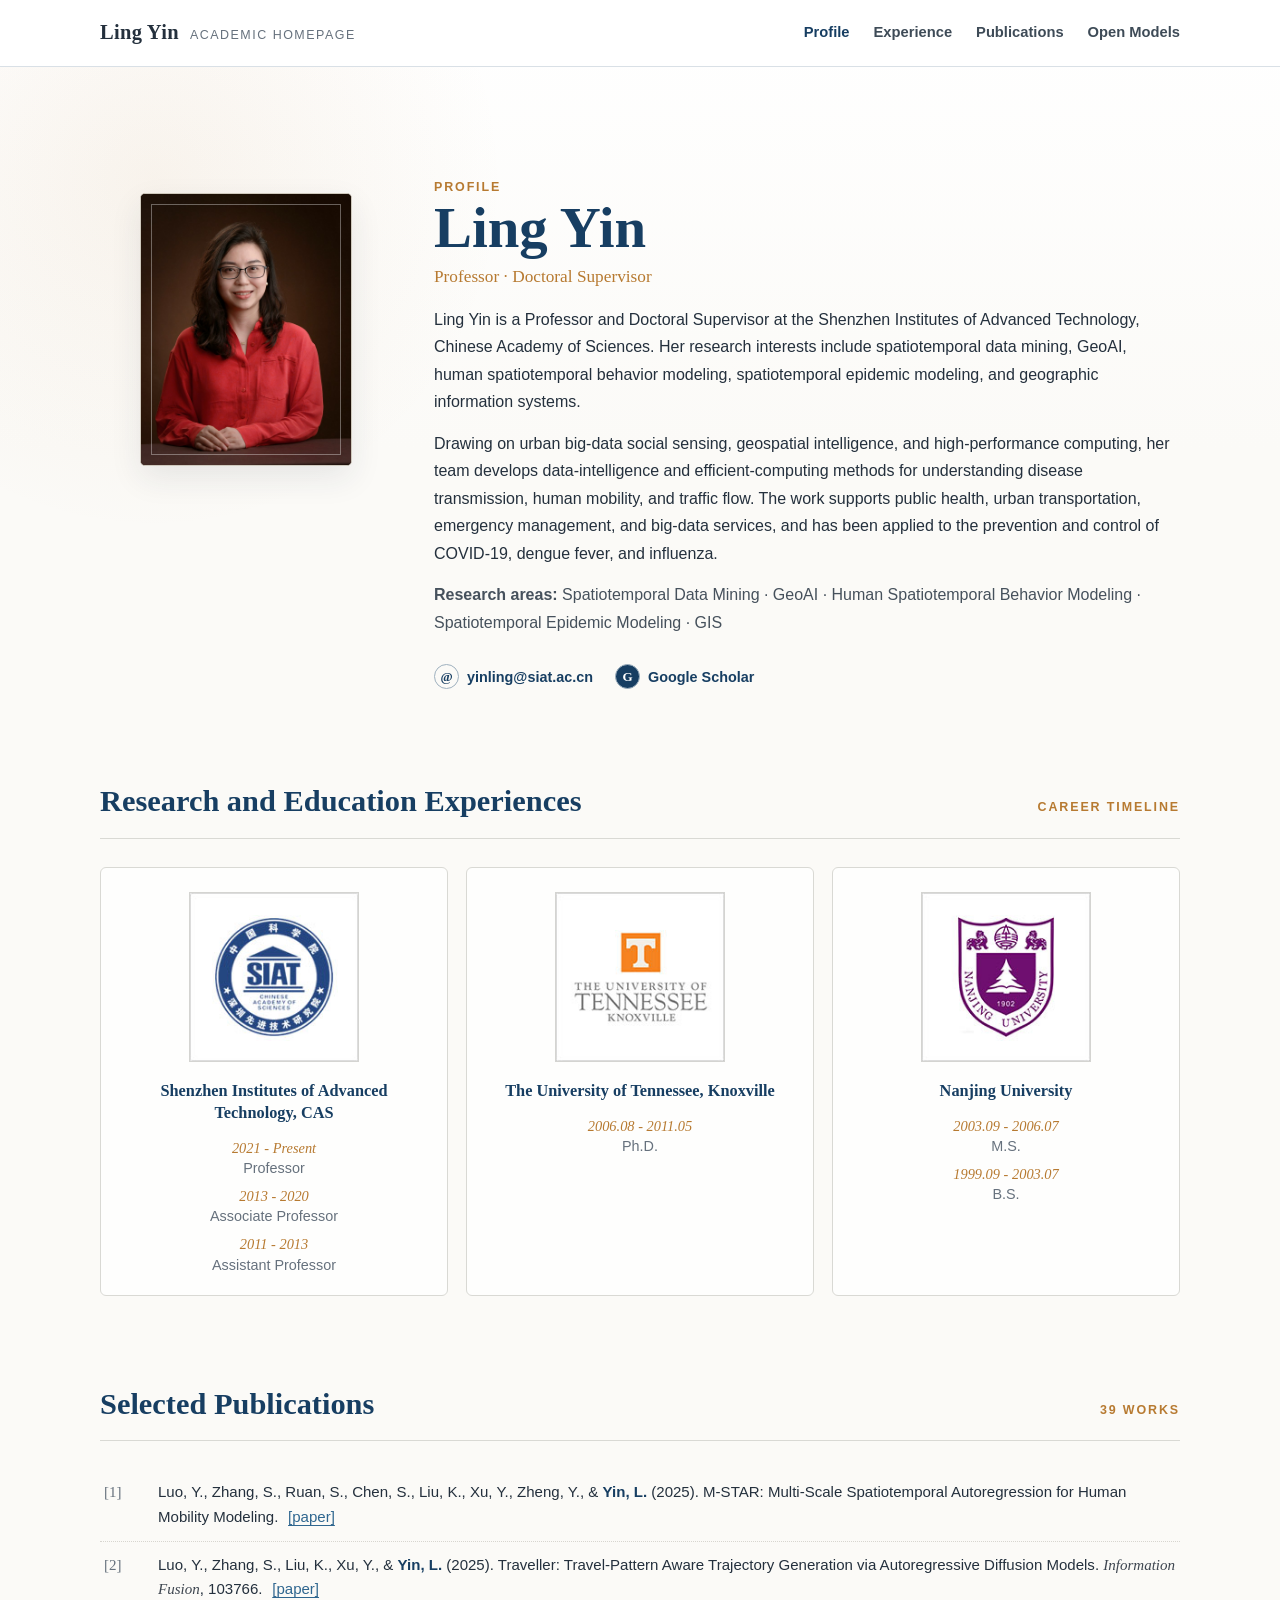
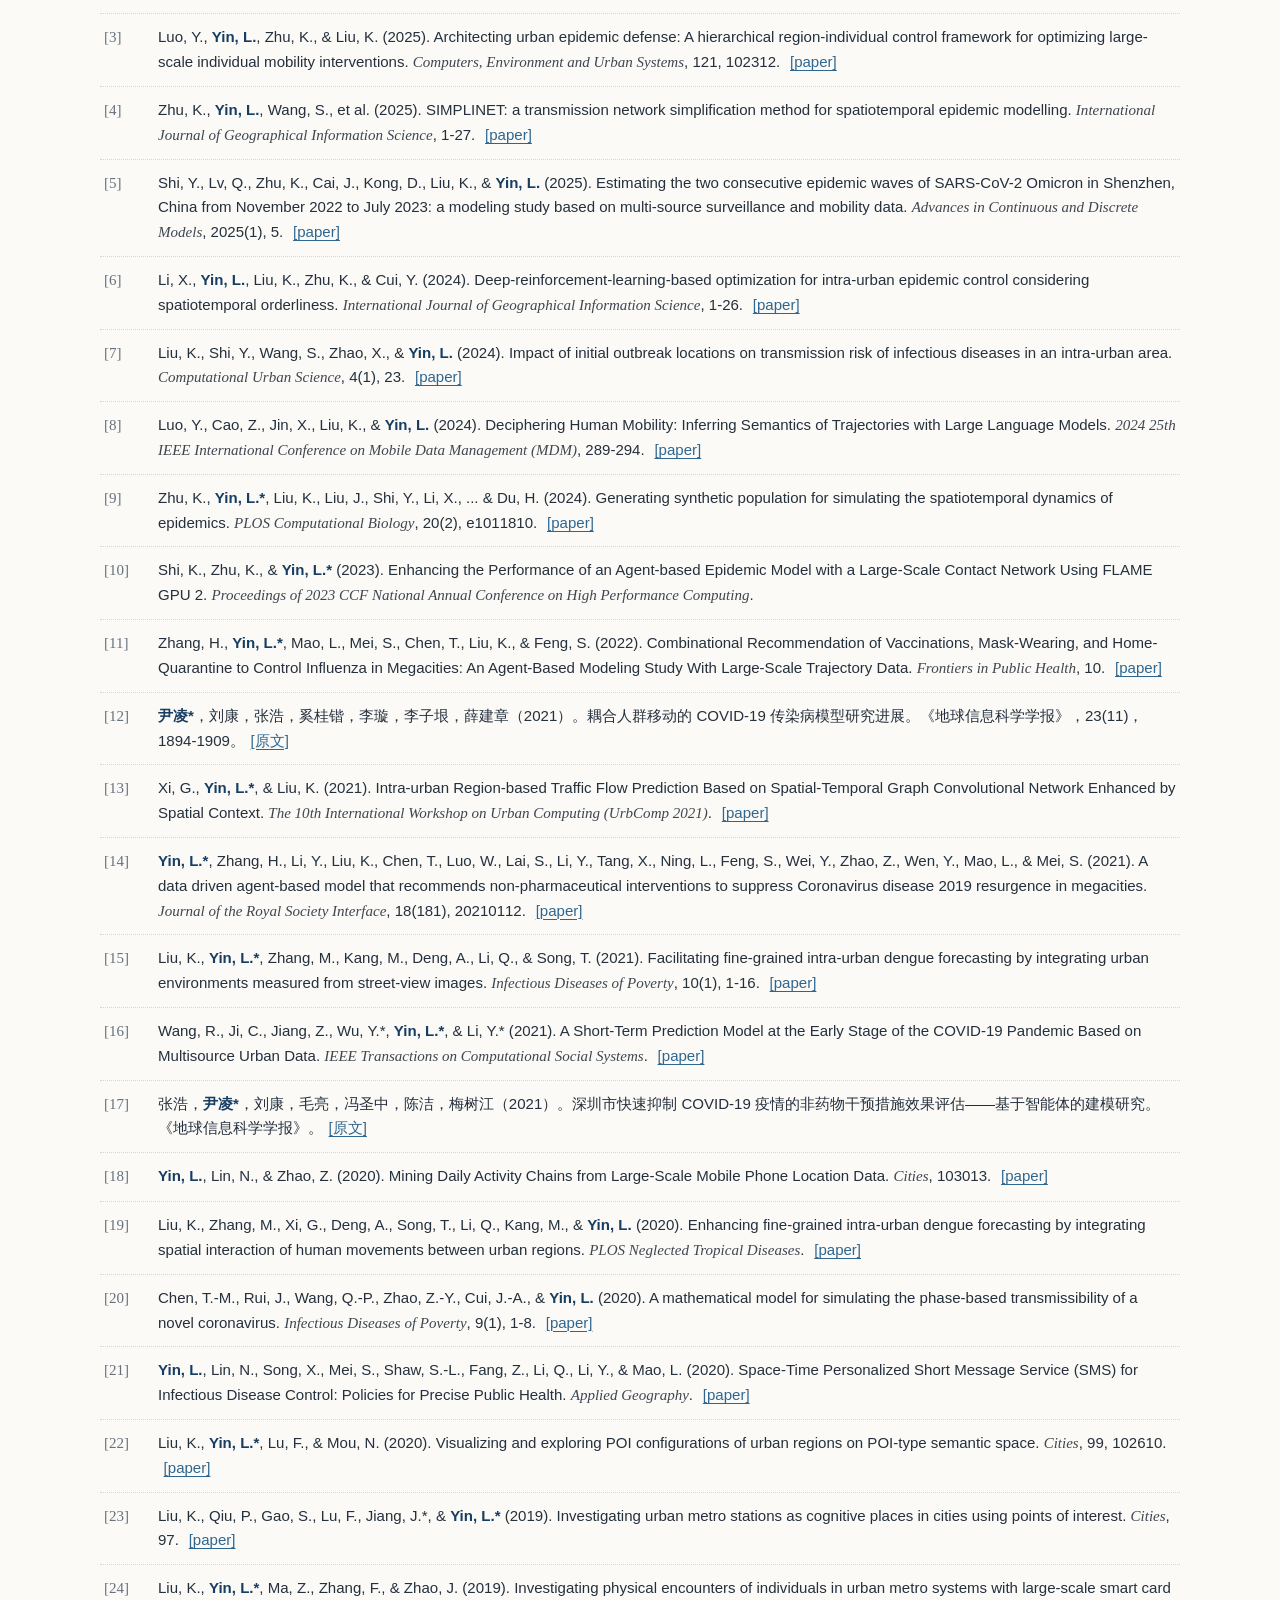
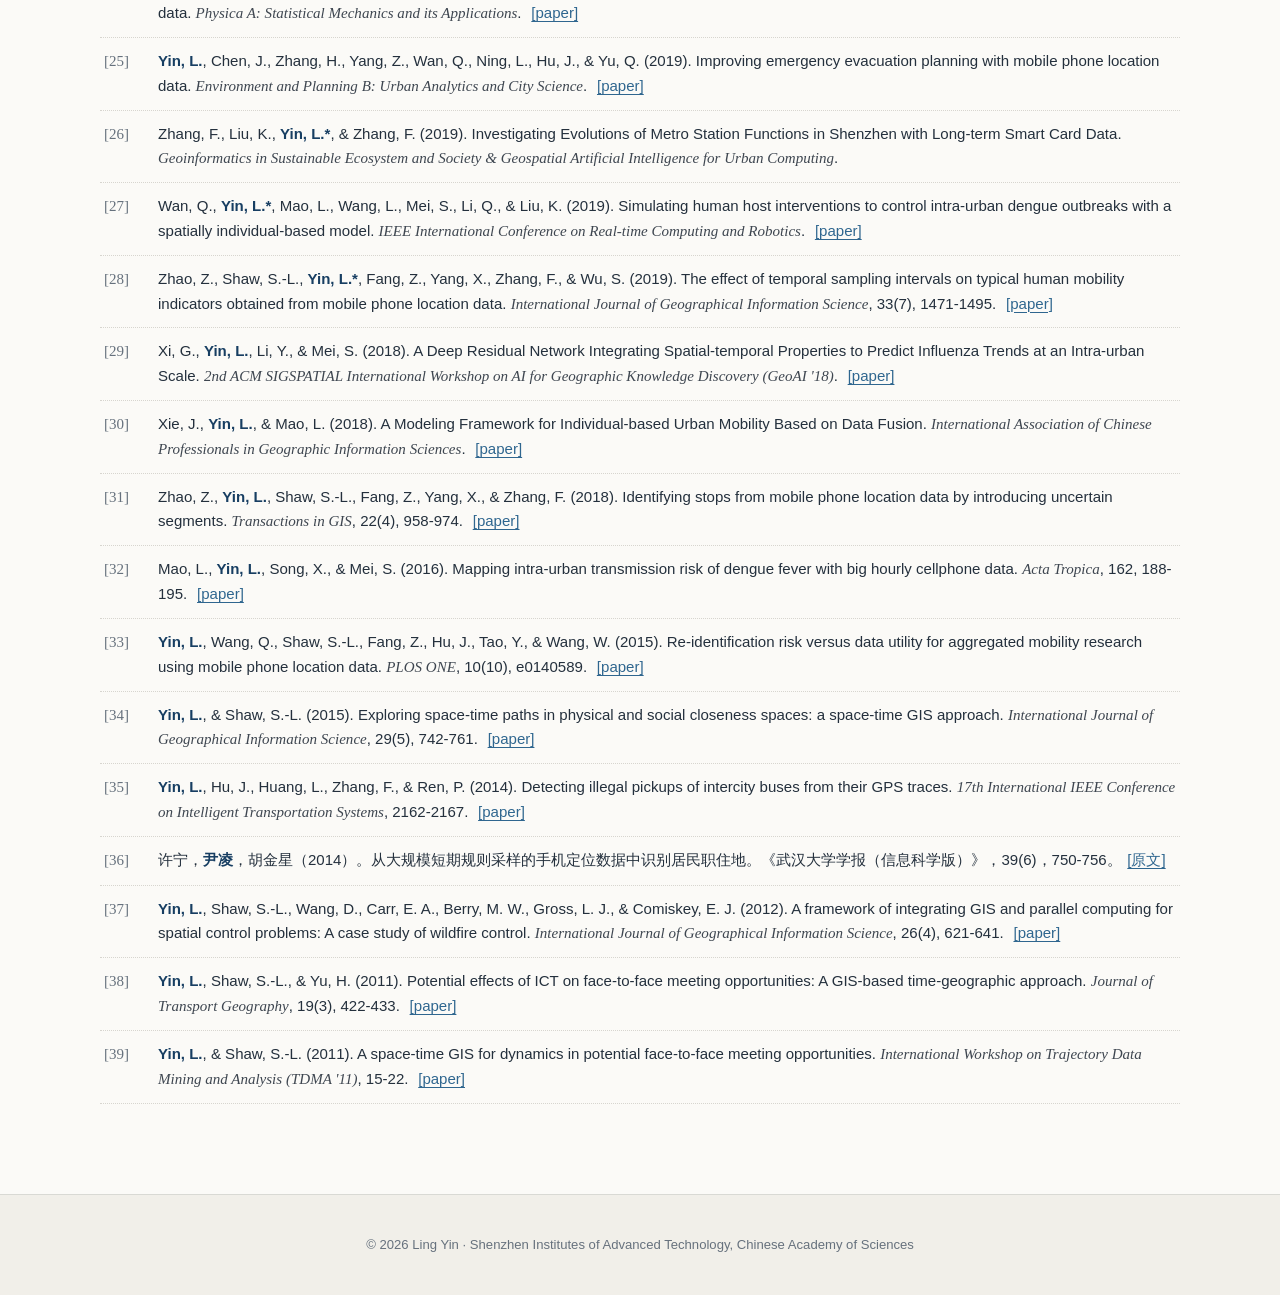
<file: index.html>
<!doctype html>
<html lang="en">
<head>
  <meta charset="utf-8">
  <meta name="viewport" content="width=device-width, initial-scale=1">
  <meta name="description" content="Academic homepage of Professor Ling Yin at the Shenzhen Institutes of Advanced Technology, Chinese Academy of Sciences.">
  <title>Ling Yin | Academic Homepage</title>
  <link rel="stylesheet" href="assets/css/style.css">
</head>
<body>
  <header class="site-header">
    <nav class="nav-shell" aria-label="Primary navigation">
      <a class="brand" href="index.html">Ling Yin <span>Academic Homepage</span></a>
      <button class="nav-toggle" type="button" aria-label="Toggle navigation" aria-expanded="false"><span></span></button>
      <div class="nav-links">
        <a href="#profile" aria-current="page">Profile</a>
        <a href="#experience">Experience</a>
        <a href="#publications">Publications</a>
        <a href="models.html">Open Models</a>
      </div>
    </nav>
  </header>

  <main class="page-shell">
    <section class="section" id="profile" aria-labelledby="profile-title">
      <div class="profile-card">
        <figure class="portrait-frame">
          <img src="assets/images/profile/ling-yin-web.jpg" alt="Portrait of Professor Ling Yin" decoding="async" fetchpriority="high">
        </figure>
        <div class="profile-copy">
          <div class="section-kicker">Profile</div>
          <h1 id="profile-title">Ling Yin</h1>
          <p class="profile-role">Professor · Doctoral Supervisor</p>
          <p>Ling Yin is a Professor and Doctoral Supervisor at the Shenzhen Institutes of Advanced Technology, Chinese Academy of Sciences. Her research interests include spatiotemporal data mining, GeoAI, human spatiotemporal behavior modeling, spatiotemporal epidemic modeling, and geographic information systems.</p>
          <p>Drawing on urban big-data social sensing, geospatial intelligence, and high-performance computing, her team develops data-intelligence and efficient-computing methods for understanding disease transmission, human mobility, and traffic flow. The work supports public health, urban transportation, emergency management, and big-data services, and has been applied to the prevention and control of COVID-19, dengue fever, and influenza.</p>
          <p class="research-line"><strong>Research areas:</strong> Spatiotemporal Data Mining · GeoAI · Human Spatiotemporal Behavior Modeling · Spatiotemporal Epidemic Modeling · GIS</p>
          <div class="profile-links">
            <a href="mailto:yinling@siat.ac.cn" aria-label="Email Ling Yin"><span class="profile-link-icon" aria-hidden="true">@</span>yinling@siat.ac.cn</a>
            <a href="https://scholar.google.com/citations?user=5JIXSIkAAAAJ&amp;hl=zh-CN&amp;oi=ao" target="_blank" rel="noopener noreferrer"><span class="profile-link-icon scholar-icon" aria-hidden="true">G</span>Google Scholar</a>
          </div>
        </div>
      </div>
    </section>

    <section class="section" id="experience" aria-labelledby="experience-title">
      <div class="section-heading">
        <h2 id="experience-title">Research and Education Experiences</h2>
        <span class="section-kicker">Career Timeline</span>
      </div>
      <div class="experience-grid">
        <article class="experience-card">
          <img class="institution-logo" src="assets/images/badges/siat.jpg" alt="Logo of the Shenzhen Institutes of Advanced Technology">
          <h3>Shenzhen Institutes of Advanced Technology, CAS</h3>
          <div class="experience-lines">
            <p><time datetime="2021">2021 - Present</time><span>Professor</span></p>
            <p><time datetime="2013/2020">2013 - 2020</time><span>Associate Professor</span></p>
            <p><time datetime="2011/2013">2011 - 2013</time><span>Assistant Professor</span></p>
          </div>
        </article>
        <article class="experience-card">
          <img class="institution-logo" src="assets/images/badges/utk.jpg" alt="Logo of the University of Tennessee, Knoxville">
          <h3>The University of Tennessee, Knoxville</h3>
          <div class="experience-lines">
            <p><time datetime="2006-08/2011-05">2006.08 - 2011.05</time><span>Ph.D.</span></p>
          </div>
        </article>
        <article class="experience-card">
          <img class="institution-logo" src="assets/images/badges/nju.jpg" alt="Logo of Nanjing University">
          <h3>Nanjing University</h3>
          <div class="experience-lines">
            <p><time datetime="2003-09/2006-07">2003.09 - 2006.07</time><span>M.S.</span></p>
            <p><time datetime="1999-09/2003-07">1999.09 - 2003.07</time><span>B.S.</span></p>
          </div>
        </article>
      </div>
    </section>

    <section class="section" id="publications" aria-labelledby="publications-title">
      <div class="section-heading">
        <h2 id="publications-title">Selected Publications</h2>
        <span class="section-kicker">39 Works</span>
      </div>
      <ol class="publication-list">
        <li><span class="pub-number">[1]</span><p>Luo, Y., Zhang, S., Ruan, S., Chen, S., Liu, K., Xu, Y., Zheng, Y., &amp; <strong class="me">Yin, L.</strong> (2025). M-STAR: Multi-Scale Spatiotemporal Autoregression for Human Mobility Modeling. <a class="paper-link" href="https://arxiv.org/abs/2512.07314" target="_blank" rel="noopener noreferrer">[paper]</a></p></li>
        <li><span class="pub-number">[2]</span><p>Luo, Y., Zhang, S., Liu, K., Xu, Y., &amp; <strong class="me">Yin, L.</strong> (2025). Traveller: Travel-Pattern Aware Trajectory Generation via Autoregressive Diffusion Models. <em>Information Fusion</em>, 103766. <a class="paper-link" href="https://www.sciencedirect.com/science/article/pii/S1566253525008280" target="_blank" rel="noopener noreferrer">[paper]</a></p></li>
        <li><span class="pub-number">[3]</span><p>Luo, Y., <strong class="me">Yin, L.</strong>, Zhu, K., &amp; Liu, K. (2025). Architecting urban epidemic defense: A hierarchical region-individual control framework for optimizing large-scale individual mobility interventions. <em>Computers, Environment and Urban Systems</em>, 121, 102312. <a class="paper-link" href="https://arxiv.org/html/2510.24802v1" target="_blank" rel="noopener noreferrer">[paper]</a></p></li>
        <li><span class="pub-number">[4]</span><p>Zhu, K., <strong class="me">Yin, L.</strong>, Wang, S., et al. (2025). SIMPLINET: a transmission network simplification method for spatiotemporal epidemic modelling. <em>International Journal of Geographical Information Science</em>, 1-27. <a class="paper-link" href="https://www.tandfonline.com/doi/full/10.1080/13658816.2025.2472195" target="_blank" rel="noopener noreferrer">[paper]</a></p></li>
        <li><span class="pub-number">[5]</span><p>Shi, Y., Lv, Q., Zhu, K., Cai, J., Kong, D., Liu, K., &amp; <strong class="me">Yin, L.</strong> (2025). Estimating the two consecutive epidemic waves of SARS-CoV-2 Omicron in Shenzhen, China from November 2022 to July 2023: a modeling study based on multi-source surveillance and mobility data. <em>Advances in Continuous and Discrete Models</em>, 2025(1), 5. <a class="paper-link" href="https://link.springer.com/article/10.1186/s13662-024-03860-1" target="_blank" rel="noopener noreferrer">[paper]</a></p></li>
        <li><span class="pub-number">[6]</span><p>Li, X., <strong class="me">Yin, L.</strong>, Liu, K., Zhu, K., &amp; Cui, Y. (2024). Deep-reinforcement-learning-based optimization for intra-urban epidemic control considering spatiotemporal orderliness. <em>International Journal of Geographical Information Science</em>, 1-26. <a class="paper-link" href="https://www.tandfonline.com/doi/full/10.1080/13658816.2024.2431904" target="_blank" rel="noopener noreferrer">[paper]</a></p></li>
        <li><span class="pub-number">[7]</span><p>Liu, K., Shi, Y., Wang, S., Zhao, X., &amp; <strong class="me">Yin, L.</strong> (2024). Impact of initial outbreak locations on transmission risk of infectious diseases in an intra-urban area. <em>Computational Urban Science</em>, 4(1), 23. <a class="paper-link" href="https://link.springer.com/article/10.1007/s43762-024-00132-2" target="_blank" rel="noopener noreferrer">[paper]</a></p></li>
        <li><span class="pub-number">[8]</span><p>Luo, Y., Cao, Z., Jin, X., Liu, K., &amp; <strong class="me">Yin, L.</strong> (2024). Deciphering Human Mobility: Inferring Semantics of Trajectories with Large Language Models. <em>2024 25th IEEE International Conference on Mobile Data Management (MDM)</em>, 289-294. <a class="paper-link" href="https://ieeexplore.ieee.org/document/10591679" target="_blank" rel="noopener noreferrer">[paper]</a></p></li>
        <li><span class="pub-number">[9]</span><p>Zhu, K., <strong class="me">Yin, L.*</strong>, Liu, K., Liu, J., Shi, Y., Li, X., ... &amp; Du, H. (2024). Generating synthetic population for simulating the spatiotemporal dynamics of epidemics. <em>PLOS Computational Biology</em>, 20(2), e1011810. <a class="paper-link" href="https://journals.plos.org/ploscompbiol/article?id=10.1371/journal.pcbi.1011810" target="_blank" rel="noopener noreferrer">[paper]</a></p></li>
        <li><span class="pub-number">[10]</span><p>Shi, K., Zhu, K., &amp; <strong class="me">Yin, L.*</strong> (2023). Enhancing the Performance of an Agent-based Epidemic Model with a Large-Scale Contact Network Using FLAME GPU 2. <em>Proceedings of 2023 CCF National Annual Conference on High Performance Computing</em>.</p></li>
        <li><span class="pub-number">[11]</span><p>Zhang, H., <strong class="me">Yin, L.*</strong>, Mao, L., Mei, S., Chen, T., Liu, K., &amp; Feng, S. (2022). Combinational Recommendation of Vaccinations, Mask-Wearing, and Home-Quarantine to Control Influenza in Megacities: An Agent-Based Modeling Study With Large-Scale Trajectory Data. <em>Frontiers in Public Health</em>, 10. <a class="paper-link" href="https://www.frontiersin.org/journals/public-health/articles/10.3389/fpubh.2022.883624/full" target="_blank" rel="noopener noreferrer">[paper]</a></p></li>
        <li lang="zh-CN"><span class="pub-number">[12]</span><p><strong class="me">尹凌*</strong>，刘康，张浩，奚桂锴，李璇，李子垠，薛建章（2021）。耦合人群移动的 COVID-19 传染病模型研究进展。《地球信息科学学报》，23(11)，1894-1909。<a class="paper-link" href="https://www.dqxxkx.cn/CN/Y2021/V23/I11/1894" target="_blank" rel="noopener noreferrer">[原文]</a></p></li>
        <li><span class="pub-number">[13]</span><p>Xi, G., <strong class="me">Yin, L.*</strong>, &amp; Liu, K. (2021). Intra-urban Region-based Traffic Flow Prediction Based on Spatial-Temporal Graph Convolutional Network Enhanced by Spatial Context. <em>The 10th International Workshop on Urban Computing (UrbComp 2021)</em>. <a class="paper-link" href="http://urban-computing.com/urbcomp2021/file/UrbComp2021_Full_Xi.pdf" target="_blank" rel="noopener noreferrer">[paper]</a></p></li>
        <li><span class="pub-number">[14]</span><p><strong class="me">Yin, L.*</strong>, Zhang, H., Li, Y., Liu, K., Chen, T., Luo, W., Lai, S., Li, Y., Tang, X., Ning, L., Feng, S., Wei, Y., Zhao, Z., Wen, Y., Mao, L., &amp; Mei, S. (2021). A data driven agent-based model that recommends non-pharmaceutical interventions to suppress Coronavirus disease 2019 resurgence in megacities. <em>Journal of the Royal Society Interface</em>, 18(181), 20210112. <a class="paper-link" href="https://royalsocietypublishing.org/doi/10.1098/rsif.2021.0112" target="_blank" rel="noopener noreferrer">[paper]</a></p></li>
        <li><span class="pub-number">[15]</span><p>Liu, K., <strong class="me">Yin, L.*</strong>, Zhang, M., Kang, M., Deng, A., Li, Q., &amp; Song, T. (2021). Facilitating fine-grained intra-urban dengue forecasting by integrating urban environments measured from street-view images. <em>Infectious Diseases of Poverty</em>, 10(1), 1-16. <a class="paper-link" href="https://idpjournal.biomedcentral.com/articles/10.1186/s40249-021-00824-5" target="_blank" rel="noopener noreferrer">[paper]</a></p></li>
        <li><span class="pub-number">[16]</span><p>Wang, R., Ji, C., Jiang, Z., Wu, Y.*, <strong class="me">Yin, L.*</strong>, &amp; Li, Y.* (2021). A Short-Term Prediction Model at the Early Stage of the COVID-19 Pandemic Based on Multisource Urban Data. <em>IEEE Transactions on Computational Social Systems</em>. <a class="paper-link" href="https://ieeexplore.ieee.org/document/9371309" target="_blank" rel="noopener noreferrer">[paper]</a></p></li>
        <li lang="zh-CN"><span class="pub-number">[17]</span><p>张浩，<strong class="me">尹凌*</strong>，刘康，毛亮，冯圣中，陈洁，梅树江（2021）。深圳市快速抑制 COVID-19 疫情的非药物干预措施效果评估——基于智能体的建模研究。《地球信息科学学报》。<a class="paper-link" href="https://www.dqxxkx.cn/CN/abstract/article/1560-8999/50353" target="_blank" rel="noopener noreferrer">[原文]</a></p></li>
        <li><span class="pub-number">[18]</span><p><strong class="me">Yin, L.</strong>, Lin, N., &amp; Zhao, Z. (2020). Mining Daily Activity Chains from Large-Scale Mobile Phone Location Data. <em>Cities</em>, 103013. <a class="paper-link" href="https://www.sciencedirect.com/science/article/pii/S0264275120313615" target="_blank" rel="noopener noreferrer">[paper]</a></p></li>
        <li><span class="pub-number">[19]</span><p>Liu, K., Zhang, M., Xi, G., Deng, A., Song, T., Li, Q., Kang, M., &amp; <strong class="me">Yin, L.</strong> (2020). Enhancing fine-grained intra-urban dengue forecasting by integrating spatial interaction of human movements between urban regions. <em>PLOS Neglected Tropical Diseases</em>. <a class="paper-link" href="https://doi.org/10.1371/journal.pntd.0008924" target="_blank" rel="noopener noreferrer">[paper]</a></p></li>
        <li><span class="pub-number">[20]</span><p>Chen, T.-M., Rui, J., Wang, Q.-P., Zhao, Z.-Y., Cui, J.-A., &amp; <strong class="me">Yin, L.</strong> (2020). A mathematical model for simulating the phase-based transmissibility of a novel coronavirus. <em>Infectious Diseases of Poverty</em>, 9(1), 1-8. <a class="paper-link" href="https://idpjournal.biomedcentral.com/articles/10.1186/s40249-020-00640-3" target="_blank" rel="noopener noreferrer">[paper]</a></p></li>
        <li><span class="pub-number">[21]</span><p><strong class="me">Yin, L.</strong>, Lin, N., Song, X., Mei, S., Shaw, S.-L., Fang, Z., Li, Q., Li, Y., &amp; Mao, L. (2020). Space-Time Personalized Short Message Service (SMS) for Infectious Disease Control: Policies for Precise Public Health. <em>Applied Geography</em>. <a class="paper-link" href="https://doi.org/10.1016/j.apgeog.2019.102103" target="_blank" rel="noopener noreferrer">[paper]</a></p></li>
        <li><span class="pub-number">[22]</span><p>Liu, K., <strong class="me">Yin, L.*</strong>, Lu, F., &amp; Mou, N. (2020). Visualizing and exploring POI configurations of urban regions on POI-type semantic space. <em>Cities</em>, 99, 102610. <a class="paper-link" href="https://doi.org/10.1016/j.cities.2020.102610" target="_blank" rel="noopener noreferrer">[paper]</a></p></li>
        <li><span class="pub-number">[23]</span><p>Liu, K., Qiu, P., Gao, S., Lu, F., Jiang, J.*, &amp; <strong class="me">Yin, L.*</strong> (2019). Investigating urban metro stations as cognitive places in cities using points of interest. <em>Cities</em>, 97. <a class="paper-link" href="https://doi.org/10.1016/j.cities.2019.102561" target="_blank" rel="noopener noreferrer">[paper]</a></p></li>
        <li><span class="pub-number">[24]</span><p>Liu, K., <strong class="me">Yin, L.*</strong>, Ma, Z., Zhang, F., &amp; Zhao, J. (2019). Investigating physical encounters of individuals in urban metro systems with large-scale smart card data. <em>Physica A: Statistical Mechanics and its Applications</em>. <a class="paper-link" href="https://doi.org/10.1016/j.physa.2019.123398" target="_blank" rel="noopener noreferrer">[paper]</a></p></li>
        <li><span class="pub-number">[25]</span><p><strong class="me">Yin, L.</strong>, Chen, J., Zhang, H., Yang, Z., Wan, Q., Ning, L., Hu, J., &amp; Yu, Q. (2019). Improving emergency evacuation planning with mobile phone location data. <em>Environment and Planning B: Urban Analytics and City Science</em>. <a class="paper-link" href="https://journals.sagepub.com/doi/10.1177/2399808319874805" target="_blank" rel="noopener noreferrer">[paper]</a></p></li>
        <li><span class="pub-number">[26]</span><p>Zhang, F., Liu, K., <strong class="me">Yin, L.*</strong>, &amp; Zhang, F. (2019). Investigating Evolutions of Metro Station Functions in Shenzhen with Long-term Smart Card Data. <em>Geoinformatics in Sustainable Ecosystem and Society &amp; Geospatial Artificial Intelligence for Urban Computing</em>.</p></li>
        <li><span class="pub-number">[27]</span><p>Wan, Q., <strong class="me">Yin, L.*</strong>, Mao, L., Wang, L., Mei, S., Li, Q., &amp; Liu, K. (2019). Simulating human host interventions to control intra-urban dengue outbreaks with a spatially individual-based model. <em>IEEE International Conference on Real-time Computing and Robotics</em>. <a class="paper-link" href="https://ieeexplore.ieee.org/abstract/document/9044118" target="_blank" rel="noopener noreferrer">[paper]</a></p></li>
        <li><span class="pub-number">[28]</span><p>Zhao, Z., Shaw, S.-L., <strong class="me">Yin, L.*</strong>, Fang, Z., Yang, X., Zhang, F., &amp; Wu, S. (2019). The effect of temporal sampling intervals on typical human mobility indicators obtained from mobile phone location data. <em>International Journal of Geographical Information Science</em>, 33(7), 1471-1495. <a class="paper-link" href="https://doi.org/10.1080/13658816.2019.1584805" target="_blank" rel="noopener noreferrer">[paper]</a></p></li>
        <li><span class="pub-number">[29]</span><p>Xi, G., <strong class="me">Yin, L.</strong>, Li, Y., &amp; Mei, S. (2018). A Deep Residual Network Integrating Spatial-temporal Properties to Predict Influenza Trends at an Intra-urban Scale. <em>2nd ACM SIGSPATIAL International Workshop on AI for Geographic Knowledge Discovery (GeoAI '18)</em>. <a class="paper-link" href="https://dl.acm.org/doi/abs/10.1145/3281548.3281558" target="_blank" rel="noopener noreferrer">[paper]</a></p></li>
        <li><span class="pub-number">[30]</span><p>Xie, J., <strong class="me">Yin, L.</strong>, &amp; Mao, L. (2018). A Modeling Framework for Individual-based Urban Mobility Based on Data Fusion. <em>International Association of Chinese Professionals in Geographic Information Sciences</em>. <a class="paper-link" href="https://ieeexplore.ieee.org/document/8557098" target="_blank" rel="noopener noreferrer">[paper]</a></p></li>
        <li><span class="pub-number">[31]</span><p>Zhao, Z., <strong class="me">Yin, L.</strong>, Shaw, S.-L., Fang, Z., Yang, X., &amp; Zhang, F. (2018). Identifying stops from mobile phone location data by introducing uncertain segments. <em>Transactions in GIS</em>, 22(4), 958-974. <a class="paper-link" href="https://doi.org/10.1111/tgis.12332" target="_blank" rel="noopener noreferrer">[paper]</a></p></li>
        <li><span class="pub-number">[32]</span><p>Mao, L., <strong class="me">Yin, L.</strong>, Song, X., &amp; Mei, S. (2016). Mapping intra-urban transmission risk of dengue fever with big hourly cellphone data. <em>Acta Tropica</em>, 162, 188-195. <a class="paper-link" href="https://doi.org/10.1016/j.actatropica.2016.06.029" target="_blank" rel="noopener noreferrer">[paper]</a></p></li>
        <li><span class="pub-number">[33]</span><p><strong class="me">Yin, L.</strong>, Wang, Q., Shaw, S.-L., Fang, Z., Hu, J., Tao, Y., &amp; Wang, W. (2015). Re-identification risk versus data utility for aggregated mobility research using mobile phone location data. <em>PLOS ONE</em>, 10(10), e0140589. <a class="paper-link" href="https://journals.plos.org/plosone/article?id=10.1371/journal.pone.0140589" target="_blank" rel="noopener noreferrer">[paper]</a></p></li>
        <li><span class="pub-number">[34]</span><p><strong class="me">Yin, L.</strong>, &amp; Shaw, S.-L. (2015). Exploring space-time paths in physical and social closeness spaces: a space-time GIS approach. <em>International Journal of Geographical Information Science</em>, 29(5), 742-761. <a class="paper-link" href="https://doi.org/10.1080/13658816.2014.978869" target="_blank" rel="noopener noreferrer">[paper]</a></p></li>
        <li><span class="pub-number">[35]</span><p><strong class="me">Yin, L.</strong>, Hu, J., Huang, L., Zhang, F., &amp; Ren, P. (2014). Detecting illegal pickups of intercity buses from their GPS traces. <em>17th International IEEE Conference on Intelligent Transportation Systems</em>, 2162-2167. <a class="paper-link" href="https://doi.org/10.1109/ITSC.2014.6958023" target="_blank" rel="noopener noreferrer">[paper]</a></p></li>
        <li lang="zh-CN"><span class="pub-number">[36]</span><p>许宁，<strong class="me">尹凌</strong>，胡金星（2014）。从大规模短期规则采样的手机定位数据中识别居民职住地。《武汉大学学报（信息科学版）》，39(6)，750-756。<a class="paper-link" href="http://ch.whu.edu.cn/CN/10.13203/j.whugis20140085" target="_blank" rel="noopener noreferrer">[原文]</a></p></li>
        <li><span class="pub-number">[37]</span><p><strong class="me">Yin, L.</strong>, Shaw, S.-L., Wang, D., Carr, E. A., Berry, M. W., Gross, L. J., &amp; Comiskey, E. J. (2012). A framework of integrating GIS and parallel computing for spatial control problems: A case study of wildfire control. <em>International Journal of Geographical Information Science</em>, 26(4), 621-641. <a class="paper-link" href="https://doi.org/10.1080/13658816.2011.609487" target="_blank" rel="noopener noreferrer">[paper]</a></p></li>
        <li><span class="pub-number">[38]</span><p><strong class="me">Yin, L.</strong>, Shaw, S.-L., &amp; Yu, H. (2011). Potential effects of ICT on face-to-face meeting opportunities: A GIS-based time-geographic approach. <em>Journal of Transport Geography</em>, 19(3), 422-433. <a class="paper-link" href="https://doi.org/10.1016/j.jtrangeo.2010.09.007" target="_blank" rel="noopener noreferrer">[paper]</a></p></li>
        <li><span class="pub-number">[39]</span><p><strong class="me">Yin, L.</strong>, &amp; Shaw, S.-L. (2011). A space-time GIS for dynamics in potential face-to-face meeting opportunities. <em>International Workshop on Trajectory Data Mining and Analysis (TDMA '11)</em>, 15-22. <a class="paper-link" href="https://doi.org/10.1145/2030080.2030084" target="_blank" rel="noopener noreferrer">[paper]</a></p></li>
      </ol>
    </section>
  </main>

  <footer class="site-footer">
    <p>© 2026 Ling Yin · Shenzhen Institutes of Advanced Technology, Chinese Academy of Sciences</p>
  </footer>
  <script src="assets/js/main.js"></script>
</body>
</html>
</file>
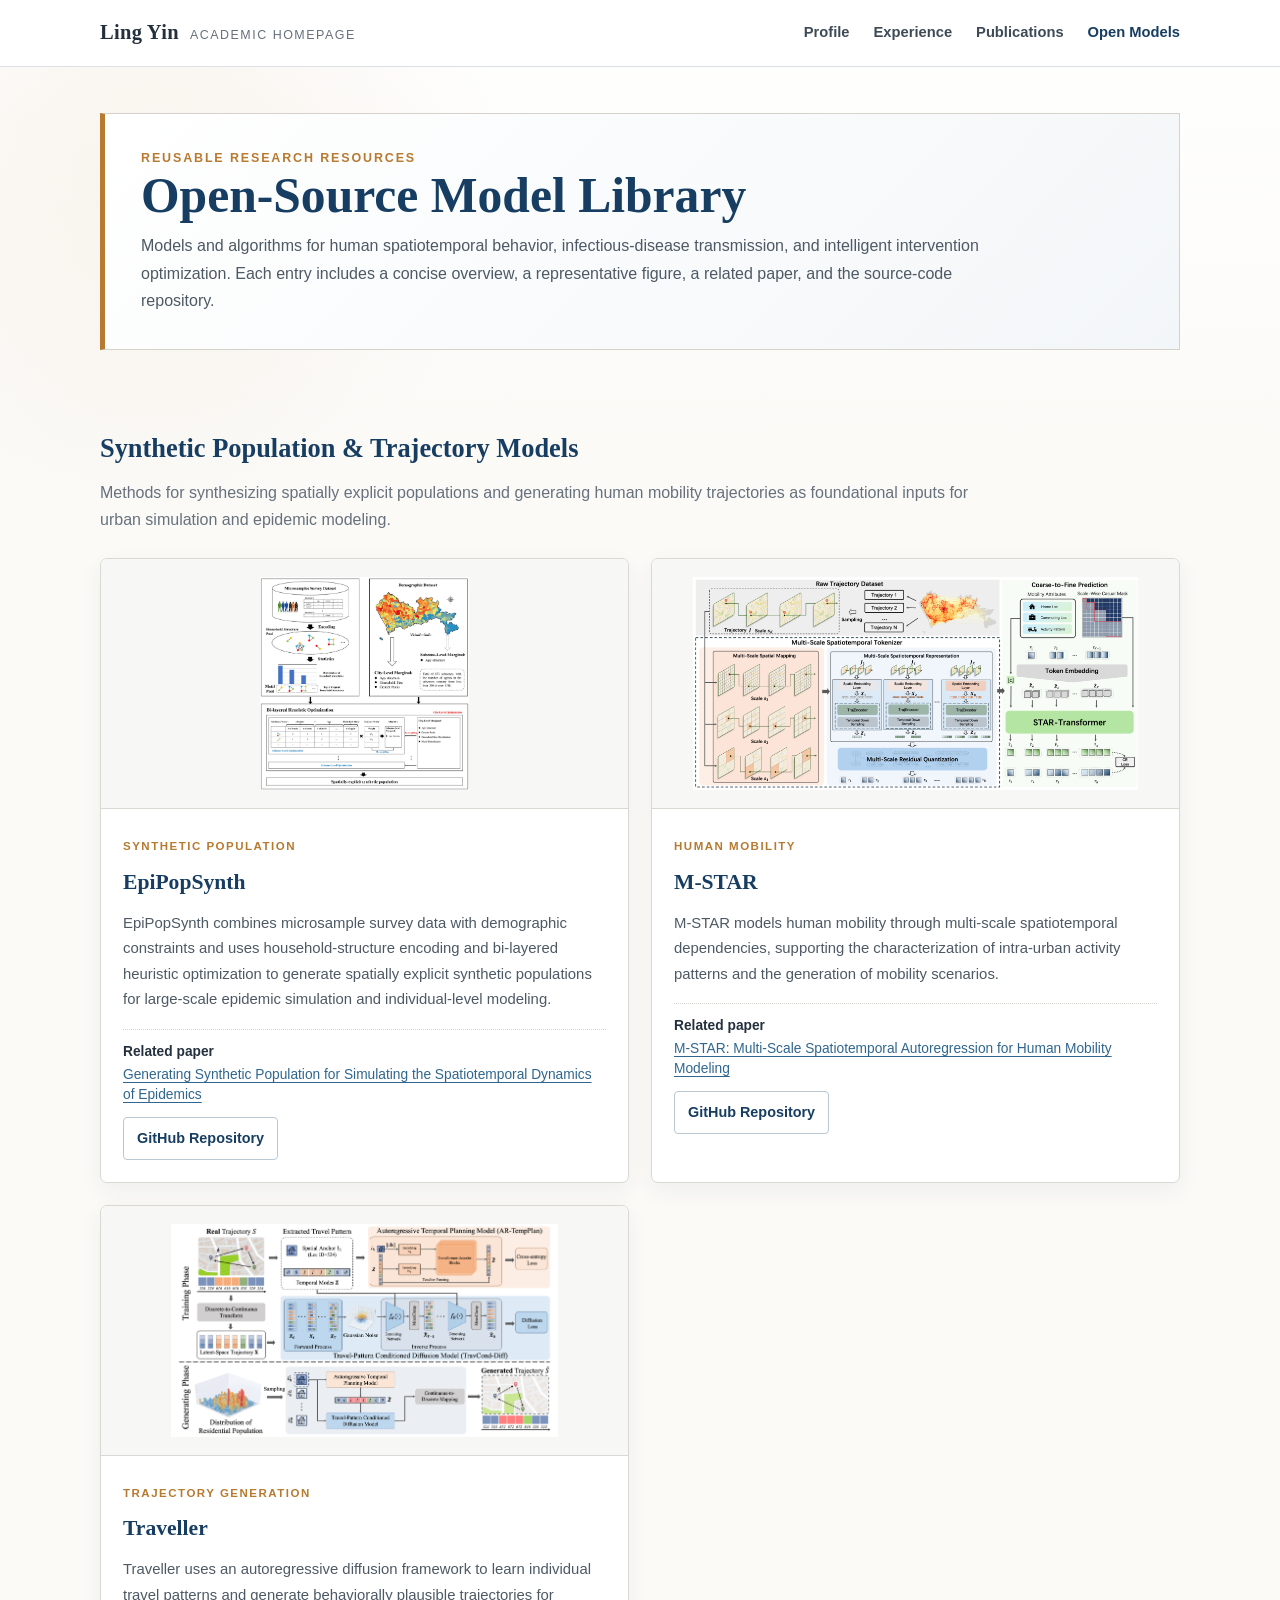
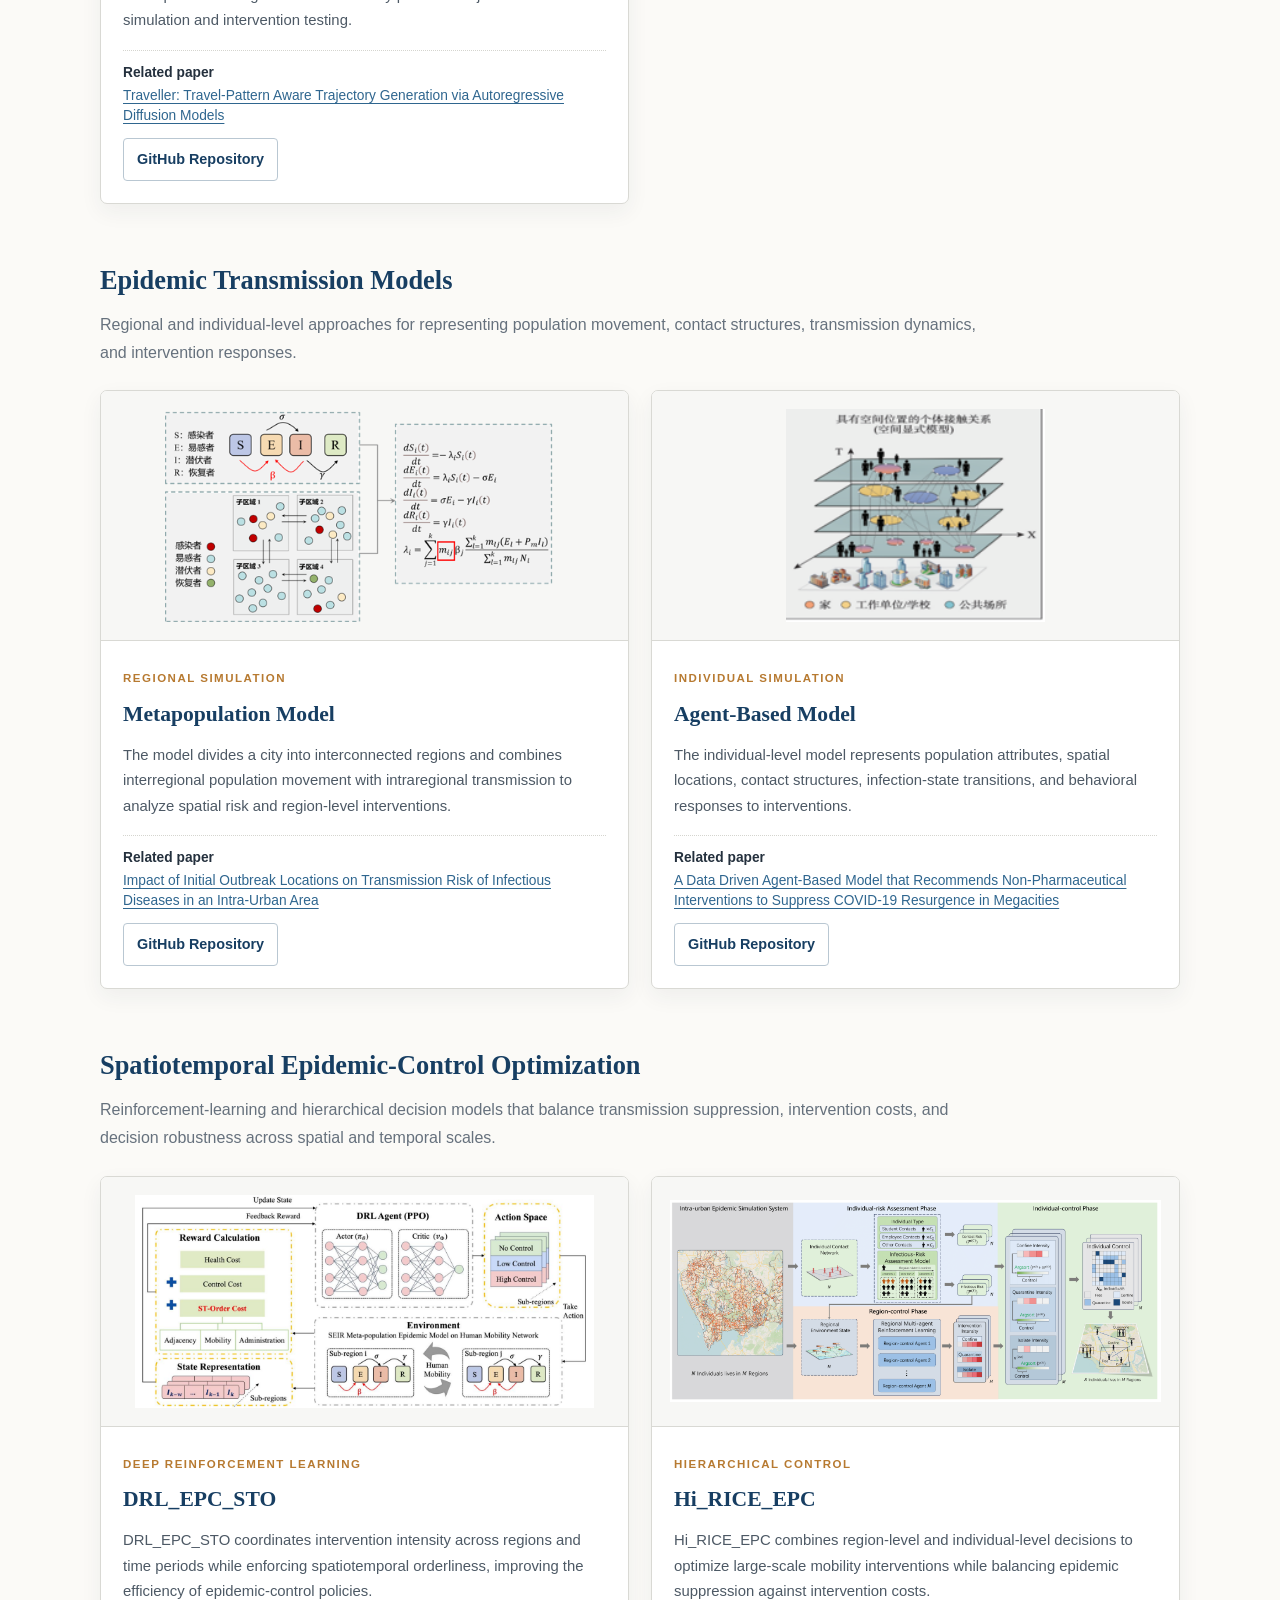
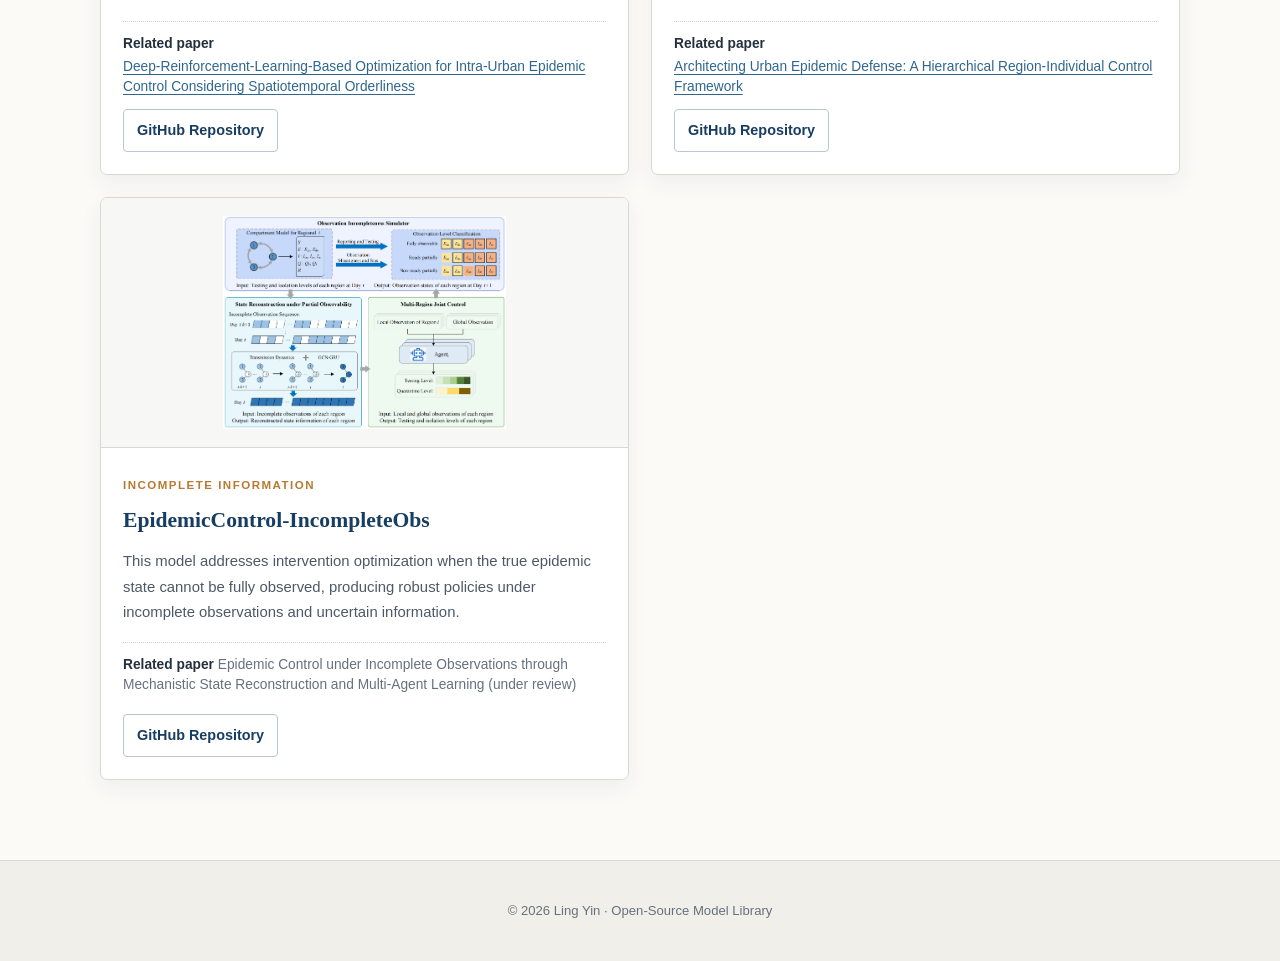
<file: models.html>
<!doctype html>
<html lang="en">
<head>
  <meta charset="utf-8">
  <meta name="viewport" content="width=device-width, initial-scale=1">
  <meta name="description" content="Open-source models for human mobility, epidemic transmission, and epidemic-control optimization from Professor Ling Yin's research group.">
  <title>Open-Source Models | Ling Yin</title>
  <link rel="stylesheet" href="assets/css/style.css">
</head>
<body>
  <header class="site-header">
    <nav class="nav-shell" aria-label="Primary navigation">
      <a class="brand" href="index.html">Ling Yin <span>Academic Homepage</span></a>
      <button class="nav-toggle" type="button" aria-label="Toggle navigation" aria-expanded="false"><span></span></button>
      <div class="nav-links">
        <a href="index.html#profile">Profile</a>
        <a href="index.html#experience">Experience</a>
        <a href="index.html#publications">Publications</a>
        <a href="models.html" aria-current="page">Open Models</a>
      </div>
    </nav>
  </header>

  <main class="page-shell">
    <header class="models-hero">
      <div class="section-kicker">Reusable Research Resources</div>
      <h1>Open-Source Model Library</h1>
      <p>Models and algorithms for human spatiotemporal behavior, infectious-disease transmission, and intelligent intervention optimization. Each entry includes a concise overview, a representative figure, a related paper, and the source-code repository.</p>
    </header>

    <section class="model-category" aria-labelledby="synthetic-title">
      <h2 id="synthetic-title">Synthetic Population &amp; Trajectory Models</h2>
      <p class="category-intro">Methods for synthesizing spatially explicit populations and generating human mobility trajectories as foundational inputs for urban simulation and epidemic modeling.</p>
      <div class="model-grid">
        <article class="model-card">
          <div class="model-image"><img src="assets/images/models/epipopsynth.png" alt="EpiPopSynth synthetic population framework"></div>
          <div class="model-body">
            <span class="model-label">Synthetic Population</span>
            <h3>EpiPopSynth</h3>
            <p>EpiPopSynth combines microsample survey data with demographic constraints and uses household-structure encoding and bi-layered heuristic optimization to generate spatially explicit synthetic populations for large-scale epidemic simulation and individual-level modeling.</p>
            <div class="model-paper"><strong>Related paper</strong><a href="https://journals.plos.org/ploscompbiol/article?id=10.1371/journal.pcbi.1011810" target="_blank" rel="noopener noreferrer">Generating Synthetic Population for Simulating the Spatiotemporal Dynamics of Epidemics</a></div>
            <a class="model-github" href="https://github.com/spatial-simulation/EpiPopSynth" target="_blank" rel="noopener noreferrer">GitHub Repository</a>
          </div>
        </article>

        <article class="model-card">
          <div class="model-image"><img src="assets/images/models/m-star.png" alt="M-STAR framework"></div>
          <div class="model-body">
            <span class="model-label">Human Mobility</span>
            <h3>M-STAR</h3>
            <p>M-STAR models human mobility through multi-scale spatiotemporal dependencies, supporting the characterization of intra-urban activity patterns and the generation of mobility scenarios.</p>
            <div class="model-paper"><strong>Related paper</strong><a href="https://arxiv.org/abs/2512.07314" target="_blank" rel="noopener noreferrer">M-STAR: Multi-Scale Spatiotemporal Autoregression for Human Mobility Modeling</a></div>
            <a class="model-github" href="https://github.com/YuxiaoLuo0013/M-STAR" target="_blank" rel="noopener noreferrer">GitHub Repository</a>
          </div>
        </article>

        <article class="model-card">
          <div class="model-image"><img src="assets/images/models/traveller.png" alt="Traveller framework"></div>
          <div class="model-body">
            <span class="model-label">Trajectory Generation</span>
            <h3>Traveller</h3>
            <p>Traveller uses an autoregressive diffusion framework to learn individual travel patterns and generate behaviorally plausible trajectories for simulation and intervention testing.</p>
            <div class="model-paper"><strong>Related paper</strong><a href="https://www.sciencedirect.com/science/article/pii/S1566253525008280" target="_blank" rel="noopener noreferrer">Traveller: Travel-Pattern Aware Trajectory Generation via Autoregressive Diffusion Models</a></div>
            <a class="model-github" href="https://github.com/YuxiaoLuo0013/Traveller" target="_blank" rel="noopener noreferrer">GitHub Repository</a>
          </div>
        </article>
      </div>
    </section>

    <section class="model-category" aria-labelledby="transmission-title">
      <h2 id="transmission-title">Epidemic Transmission Models</h2>
      <p class="category-intro">Regional and individual-level approaches for representing population movement, contact structures, transmission dynamics, and intervention responses.</p>
      <div class="model-grid">
        <article class="model-card">
          <div class="model-image"><img src="assets/images/models/metapopulation.png" alt="Metapopulation model illustration"></div>
          <div class="model-body">
            <span class="model-label">Regional Simulation</span>
            <h3>Metapopulation Model</h3>
            <p>The model divides a city into interconnected regions and combines interregional population movement with intraregional transmission to analyze spatial risk and region-level interventions.</p>
            <div class="model-paper"><strong>Related paper</strong><a href="https://link.springer.com/article/10.1007/s43762-024-00132-2" target="_blank" rel="noopener noreferrer">Impact of Initial Outbreak Locations on Transmission Risk of Infectious Diseases in an Intra-Urban Area</a></div>
            <a class="model-github" href="https://github.com/LingYin99/epidemic-models" target="_blank" rel="noopener noreferrer">GitHub Repository</a>
          </div>
        </article>

        <article class="model-card">
          <div class="model-image"><img src="assets/images/models/agent-based-model.png" alt="Individual-level agent-based epidemic model"></div>
          <div class="model-body">
            <span class="model-label">Individual Simulation</span>
            <h3>Agent-Based Model</h3>
            <p>The individual-level model represents population attributes, spatial locations, contact structures, infection-state transitions, and behavioral responses to interventions.</p>
            <div class="model-paper"><strong>Related paper</strong><a href="https://royalsocietypublishing.org/doi/10.1098/rsif.2021.0112" target="_blank" rel="noopener noreferrer">A Data Driven Agent-Based Model that Recommends Non-Pharmaceutical Interventions to Suppress COVID-19 Resurgence in Megacities</a></div>
            <a class="model-github" href="https://github.com/LingYin99/epidemic-models" target="_blank" rel="noopener noreferrer">GitHub Repository</a>
          </div>
        </article>
      </div>
    </section>

    <section class="model-category" aria-labelledby="optimization-title">
      <h2 id="optimization-title">Spatiotemporal Epidemic-Control Optimization</h2>
      <p class="category-intro">Reinforcement-learning and hierarchical decision models that balance transmission suppression, intervention costs, and decision robustness across spatial and temporal scales.</p>
      <div class="model-grid">
        <article class="model-card">
          <div class="model-image"><img src="assets/images/models/drl-epc-sto.png" alt="DRL_EPC_STO framework"></div>
          <div class="model-body">
            <span class="model-label">Deep Reinforcement Learning</span>
            <h3>DRL_EPC_STO</h3>
            <p>DRL_EPC_STO coordinates intervention intensity across regions and time periods while enforcing spatiotemporal orderliness, improving the efficiency of epidemic-control policies.</p>
            <div class="model-paper"><strong>Related paper</strong><a href="https://www.tandfonline.com/doi/full/10.1080/13658816.2024.2431904" target="_blank" rel="noopener noreferrer">Deep-Reinforcement-Learning-Based Optimization for Intra-Urban Epidemic Control Considering Spatiotemporal Orderliness</a></div>
            <a class="model-github" href="https://github.com/lexie1216/DRL_EPC_STO" target="_blank" rel="noopener noreferrer">GitHub Repository</a>
          </div>
        </article>

        <article class="model-card">
          <div class="model-image"><img src="assets/images/models/hi-rice-epc.png" alt="Hi_RICE_EPC framework"></div>
          <div class="model-body">
            <span class="model-label">Hierarchical Control</span>
            <h3>Hi_RICE_EPC</h3>
            <p>Hi_RICE_EPC combines region-level and individual-level decisions to optimize large-scale mobility interventions while balancing epidemic suppression against intervention costs.</p>
            <div class="model-paper"><strong>Related paper</strong><a href="https://www.sciencedirect.com/science/article/abs/pii/S0198971525000651" target="_blank" rel="noopener noreferrer">Architecting Urban Epidemic Defense: A Hierarchical Region-Individual Control Framework</a></div>
            <a class="model-github" href="https://github.com/YuxiaoLuo0013/Hi_RICE_EPC" target="_blank" rel="noopener noreferrer">GitHub Repository</a>
          </div>
        </article>

        <article class="model-card">
          <div class="model-image"><img src="assets/images/models/incomplete-observations.png" alt="Epidemic control under incomplete observations framework"></div>
          <div class="model-body">
            <span class="model-label">Incomplete Information</span>
            <h3>EpidemicControl-IncompleteObs</h3>
            <p>This model addresses intervention optimization when the true epidemic state cannot be fully observed, producing robust policies under incomplete observations and uncertain information.</p>
            <div class="model-paper"><strong>Related paper</strong><span> Epidemic Control under Incomplete Observations through Mechanistic State Reconstruction and Multi-Agent Learning (under review)</span></div>
            <a class="model-github" href="https://github.com/xiangsiersheng-web/EpidemicControl-IncompleteObs" target="_blank" rel="noopener noreferrer">GitHub Repository</a>
          </div>
        </article>
      </div>
    </section>
  </main>

  <footer class="site-footer">
    <p>© 2026 Ling Yin · Open-Source Model Library</p>
  </footer>
  <script src="assets/js/main.js"></script>
</body>
</html>
</file>
<file: assets/css/style.css>
:root {
  --paper: #fbfaf7;
  --paper-deep: #f1efe9;
  --ink: #24303d;
  --muted: #66717d;
  --navy: #173e62;
  --navy-soft: #2f668f;
  --gold: #b77a31;
  --line: #d9d9d4;
  --card: #ffffff;
  --shadow: 0 12px 32px rgba(31, 48, 64, 0.09);
  --serif: Georgia, Cambria, "Times New Roman", serif;
  --sans: Arial, Helvetica, "PingFang SC", "Microsoft YaHei", sans-serif;
}

* {
  box-sizing: border-box;
}

html {
  scroll-behavior: smooth;
}

body {
  margin: 0;
  color: var(--ink);
  background:
    radial-gradient(circle at 12% 4%, rgba(183, 122, 49, 0.08), transparent 22rem),
    linear-gradient(180deg, #fff 0, var(--paper) 28rem, var(--paper) 100%);
  font-family: var(--sans);
  font-size: 16px;
  line-height: 1.72;
}

a {
  color: var(--navy-soft);
  text-decoration-thickness: 1px;
  text-underline-offset: 3px;
}

a:hover,
a:focus-visible {
  color: var(--gold);
}

img {
  max-width: 100%;
}

.site-header {
  position: sticky;
  top: 0;
  z-index: 20;
  border-bottom: 1px solid rgba(23, 62, 98, 0.16);
  background: rgba(255, 255, 255, 0.94);
  backdrop-filter: blur(12px);
}

.nav-shell {
  width: min(1080px, calc(100% - 40px));
  min-height: 66px;
  margin: 0 auto;
  display: flex;
  align-items: center;
  justify-content: space-between;
  gap: 28px;
}

.brand {
  color: var(--ink);
  font-family: var(--serif);
  font-size: 1.28rem;
  font-weight: 700;
  letter-spacing: 0.015em;
  text-decoration: none;
  white-space: nowrap;
}

.brand span {
  margin-left: 0.35rem;
  color: var(--muted);
  font-family: var(--sans);
  font-size: 0.78rem;
  font-weight: 400;
  letter-spacing: 0.12em;
  text-transform: uppercase;
}

.nav-links {
  display: flex;
  align-items: center;
  gap: 24px;
}

.nav-links a {
  color: #3e4b57;
  font-size: 0.92rem;
  font-weight: 700;
  text-decoration: none;
}

.nav-links a:hover,
.nav-links a[aria-current="page"] {
  color: var(--navy);
}

.nav-toggle {
  display: none;
  width: 42px;
  height: 38px;
  padding: 8px;
  border: 1px solid var(--line);
  border-radius: 6px;
  background: #fff;
  color: var(--navy);
  font: inherit;
  cursor: pointer;
}

.nav-toggle span,
.nav-toggle::before,
.nav-toggle::after {
  display: block;
  height: 2px;
  margin: 5px 0;
  background: currentColor;
  content: "";
}

.page-shell {
  width: min(1080px, calc(100% - 40px));
  margin: 0 auto;
}

.section {
  padding: 72px 0 10px;
  scroll-margin-top: 72px;
}

.section-heading {
  display: flex;
  align-items: baseline;
  justify-content: space-between;
  gap: 20px;
  margin: 0 0 28px;
  padding-bottom: 10px;
  border-bottom: 1px solid var(--line);
}

.section-heading h2 {
  margin: 0;
  color: var(--navy);
  font-family: var(--serif);
  font-size: clamp(1.45rem, 3vw, 1.9rem);
  font-weight: 600;
}

.section-kicker {
  color: var(--gold);
  font-size: 0.78rem;
  font-weight: 700;
  letter-spacing: 0.15em;
  text-transform: uppercase;
}

.profile-card {
  margin-top: 38px;
  display: grid;
  grid-template-columns: 292px minmax(0, 1fr);
  gap: 42px;
  align-items: start;
}

.portrait-frame {
  position: relative;
  overflow: hidden;
  border: 1px solid #cfc9bd;
  border-radius: 5px;
  background: #3a271e;
  box-shadow: var(--shadow);
}

.portrait-frame::after {
  position: absolute;
  inset: 10px;
  border: 1px solid rgba(255, 255, 255, 0.35);
  pointer-events: none;
  content: "";
}

.portrait-frame img {
  display: block;
  width: 100%;
  aspect-ratio: 0.775;
  object-fit: cover;
  object-position: center 28%;
}

.profile-copy h1 {
  margin: 0 0 4px;
  color: var(--navy);
  font-family: var(--serif);
  font-size: clamp(2.2rem, 5vw, 3.55rem);
  font-weight: 600;
  line-height: 1.05;
}

.profile-role {
  margin: 0 0 18px;
  color: var(--gold);
  font-family: var(--serif);
  font-size: 1.08rem;
}

.profile-copy p {
  margin: 0 0 14px;
}

.research-line {
  color: #46515c;
}

.profile-links {
  display: flex;
  flex-wrap: wrap;
  gap: 22px;
  margin-top: 24px;
}

.profile-links a,
.model-github {
  display: inline-flex;
  align-items: center;
  gap: 8px;
  padding: 8px 13px;
  border: 1px solid #b9c7d2;
  border-radius: 4px;
  background: #fff;
  color: var(--navy);
  font-size: 0.9rem;
  font-weight: 700;
  text-decoration: none;
}

.profile-links a:hover,
.model-github:hover {
  border-color: var(--gold);
  color: #8d581b;
}

.profile-links a {
  padding: 4px 0;
  border: 0;
  background: transparent;
}

.profile-link-icon {
  width: 25px;
  height: 25px;
  display: inline-grid;
  place-items: center;
  border: 1px solid #9fb1bf;
  border-radius: 50%;
  color: var(--navy);
  font-family: var(--serif);
  font-size: 0.82rem;
  font-weight: 700;
}

.scholar-icon {
  background: var(--navy);
  color: #fff;
}

.experience-grid {
  display: grid;
  grid-template-columns: repeat(3, minmax(0, 1fr));
  gap: 18px;
}

.experience-card {
  min-height: 390px;
  padding: 24px 20px 20px;
  border: 1px solid var(--line);
  border-radius: 6px;
  background: rgba(255, 255, 255, 0.78);
  text-align: center;
}

.institution-logo {
  display: block;
  width: 170px;
  height: 170px;
  margin: 0 auto 18px;
  border: 1px solid #d4d4d1;
  background: #fff;
  object-fit: cover;
}

.institution-badge {
  width: 76px;
  height: 76px;
  margin: 0 auto 12px;
  display: grid;
  place-content: center;
  border: 4px solid currentColor;
  border-radius: 50%;
  background: #fff;
  font-family: var(--serif);
  font-weight: 700;
  line-height: 1;
}

.institution-badge span,
.institution-badge small {
  display: block;
  text-align: center;
}

.institution-badge small {
  margin-top: 4px;
  font-family: var(--sans);
  font-size: 0.58rem;
  letter-spacing: 0.16em;
}

.badge-siat {
  color: #2c6da4;
  background: linear-gradient(145deg, #fff 25%, #eaf4fb 100%);
  font-size: 1.15rem;
}

.badge-utk {
  color: #ff8200;
  background: #fff8ef;
  font-size: 2.7rem;
}

.badge-nju {
  color: #7a1f52;
  background: #fcf5f9;
  font-size: 1.08rem;
  letter-spacing: 0.05em;
}

.experience-card h3 {
  margin: 0 0 6px;
  color: var(--navy);
  font-family: var(--serif);
  font-size: 1.02rem;
  line-height: 1.35;
}

.experience-lines {
  margin-top: 14px;
}

.experience-lines p {
  margin: 8px 0 0;
  color: var(--muted);
  font-size: 0.9rem;
  line-height: 1.4;
}

.experience-lines time,
.experience-lines span {
  display: block;
}

.experience-lines time {
  color: var(--gold);
  font-family: var(--serif);
  font-style: italic;
}

.publication-list {
  margin: 0;
  padding: 0;
  list-style: none;
}

.publication-list li {
  display: grid;
  grid-template-columns: 48px minmax(0, 1fr);
  gap: 6px;
  padding: 11px 4px;
  border-bottom: 1px dotted #d7d5cf;
}

.pub-number {
  color: var(--muted);
  font-family: var(--serif);
  font-size: 0.94rem;
}

.publication-list p {
  margin: 0;
  font-size: 0.94rem;
  line-height: 1.65;
}

.publication-list em {
  color: #3e4650;
  font-family: var(--serif);
}

.publication-list .me {
  color: var(--navy);
}

.paper-link {
  margin-left: 0.35rem;
  white-space: nowrap;
}

.models-hero {
  margin: 46px 0 22px;
  padding: 34px 36px;
  border: 1px solid #d6d2ca;
  border-left: 5px solid var(--gold);
  background: linear-gradient(135deg, #fff 0%, #f3f6f8 100%);
}

.models-hero h1 {
  margin: 0 0 8px;
  color: var(--navy);
  font-family: var(--serif);
  font-size: clamp(2rem, 5vw, 3.1rem);
  font-weight: 600;
  line-height: 1.1;
}

.models-hero p {
  max-width: 850px;
  margin: 0;
  color: #4d5965;
}

.model-category {
  padding-top: 54px;
  scroll-margin-top: 72px;
}

.model-category > h2 {
  margin: 0 0 8px;
  color: var(--navy);
  font-family: var(--serif);
  font-size: 1.65rem;
  font-weight: 600;
}

.category-intro {
  max-width: 880px;
  margin: 0 0 24px;
  color: var(--muted);
}

.model-grid {
  display: grid;
  grid-template-columns: repeat(2, minmax(0, 1fr));
  gap: 22px;
}

.model-card {
  overflow: hidden;
  border: 1px solid var(--line);
  border-radius: 7px;
  background: var(--card);
  box-shadow: 0 8px 22px rgba(35, 48, 61, 0.06);
}

.model-image {
  display: flex;
  height: 250px;
  align-items: center;
  justify-content: center;
  padding: 18px;
  border-bottom: 1px solid var(--line);
  background: #f7f7f5;
}

.model-image img {
  width: 100%;
  height: 100%;
  object-fit: contain;
}

.model-body {
  padding: 22px;
}

.model-label {
  color: var(--gold);
  font-size: 0.72rem;
  font-weight: 700;
  letter-spacing: 0.13em;
  text-transform: uppercase;
}

.model-body h3 {
  margin: 5px 0 10px;
  color: var(--navy);
  font-family: var(--serif);
  font-size: 1.35rem;
}

.model-body p {
  margin: 0 0 16px;
  color: #4d5965;
  font-size: 0.93rem;
}

.model-paper {
  min-height: 72px;
  padding: 12px 0;
  border-top: 1px dotted #d5d5cf;
  color: var(--muted);
  font-size: 0.86rem;
  line-height: 1.45;
}

.model-paper strong {
  color: var(--ink);
}

.model-paper a {
  display: block;
  margin-top: 3px;
}

.site-footer {
  margin-top: 80px;
  padding: 26px 20px;
  border-top: 1px solid var(--line);
  color: var(--muted);
  background: var(--paper-deep);
  font-size: 0.82rem;
  text-align: center;
}

@media (max-width: 820px) {
  .nav-shell {
    min-height: 60px;
  }

  .nav-toggle {
    display: block;
  }

  .nav-links {
    position: absolute;
    top: 60px;
    right: 20px;
    left: 20px;
    display: none;
    padding: 14px 18px;
    border: 1px solid var(--line);
    border-radius: 6px;
    background: #fff;
    box-shadow: var(--shadow);
  }

  .nav-links.is-open {
    display: grid;
    gap: 12px;
  }

  .profile-card {
    grid-template-columns: 210px minmax(0, 1fr);
    gap: 28px;
  }

  .experience-grid,
  .model-grid {
    grid-template-columns: repeat(2, minmax(0, 1fr));
  }
}

@media (max-width: 620px) {
  body {
    font-size: 15px;
  }

  .page-shell,
  .nav-shell {
    width: min(100% - 28px, 1080px);
  }

  .brand span {
    display: none;
  }

  .section {
    padding-top: 55px;
  }

  .profile-card {
    margin-top: 24px;
    grid-template-columns: 1fr;
  }

  .portrait-frame {
    width: 190px;
    margin: 0 auto;
    border-radius: 50%;
  }

  .portrait-frame::after {
    border-radius: 50%;
  }

  .portrait-frame img {
    aspect-ratio: 1;
    object-position: center 26%;
  }

  .profile-copy h1,
  .profile-role {
    text-align: center;
  }

  .profile-links {
    justify-content: center;
  }

  .experience-grid,
  .model-grid {
    grid-template-columns: 1fr;
  }

  .experience-card {
    min-height: 0;
  }

  .publication-list li {
    grid-template-columns: 40px minmax(0, 1fr);
    padding: 10px 0;
  }

  .models-hero {
    margin-top: 28px;
    padding: 26px 22px;
  }

  .model-image {
    height: 220px;
  }
}

@media (prefers-reduced-motion: reduce) {
  html {
    scroll-behavior: auto;
  }
}
</file>
